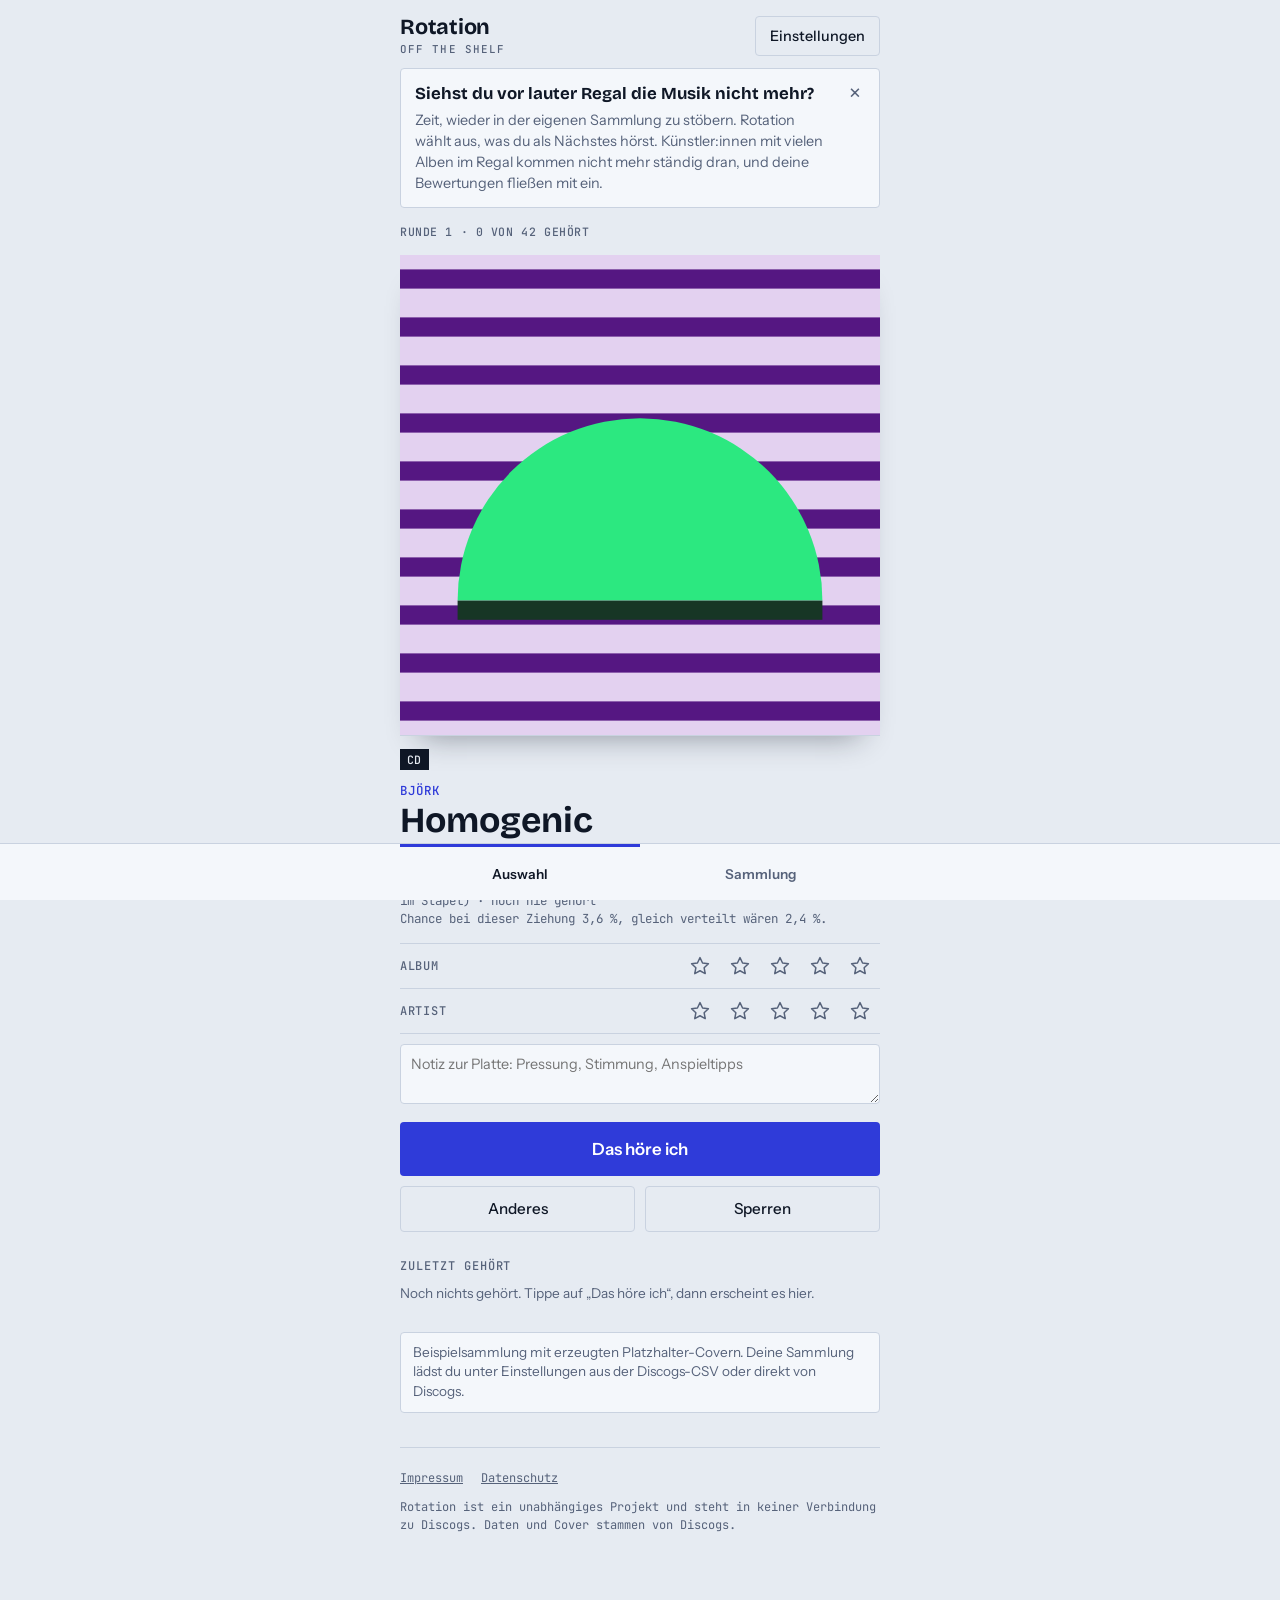
<file: index.html>
<!doctype html>
<html lang="de">
<head>
<meta charset="utf-8">
<meta name="viewport" content="width=device-width, initial-scale=1, viewport-fit=cover">
<meta name="color-scheme" content="light dark">
<title>Rotation</title>
<link rel="manifest" href="manifest.webmanifest">
<link rel="icon" type="image/svg+xml" href="icon.svg">
<link rel="apple-touch-icon" href="apple-touch-icon.png">
<meta name="theme-color" content="#E6EBF2" media="(prefers-color-scheme: light)">
<meta name="theme-color" content="#0C1220" media="(prefers-color-scheme: dark)">
<meta name="mobile-web-app-capable" content="yes">
<meta name="apple-mobile-web-app-capable" content="yes">
<meta name="apple-mobile-web-app-title" content="Rotation">
<meta name="apple-mobile-web-app-status-bar-style" content="default">
<link rel="stylesheet" href="fonts.css">
<style>
/* Layout: schmale Spalte im Handyformat. Tab "Auswahl" mit großem Cover, Tab "Sammlung" zum Bewerten, Einstellungen als Sheet von unten. Eckige Kanten wie bei Plattenhüllen. */
:root{
  --bg:#E6EBF2; --surface:#F4F7FB; --ink:#0F1726; --muted:#56627A; --line:#C9D2E0;
  --accent:#2F3BD9; --on-accent:#FFFFFF; --accent-soft:#D8DCFA; --bar:#B5BFD2;
  --scrim:rgba(15,23,38,.45); --shadow:rgba(15,23,38,.45);
  --font-display:'Bricolage Grotesque','Helvetica Neue',Arial,sans-serif;
  --font-body:'Instrument Sans',system-ui,-apple-system,'Segoe UI',sans-serif;
  --font-mono:'JetBrains Mono',ui-monospace,'SF Mono',Menlo,monospace;
  color-scheme:light;
}
@media (prefers-color-scheme: dark){
  :root:not([data-theme="light"]){
    --bg:#0C1220; --surface:#141C2E; --ink:#E7ECF6; --muted:#9AA6BF; --line:#26324A;
    --accent:#8C95FF; --on-accent:#0C1220; --accent-soft:#222A55; --bar:#3A4863;
    --scrim:rgba(0,0,0,.6); --shadow:rgba(0,0,0,.7); color-scheme:dark;
  }
}
:root[data-theme="dark"]{
  --bg:#0C1220; --surface:#141C2E; --ink:#E7ECF6; --muted:#9AA6BF; --line:#26324A;
  --accent:#8C95FF; --on-accent:#0C1220; --accent-soft:#222A55; --bar:#3A4863;
  --scrim:rgba(0,0,0,.6); --shadow:rgba(0,0,0,.7); color-scheme:dark;
}
*{box-sizing:border-box}
html{-webkit-text-size-adjust:100%}
body{
  margin:0; background:var(--bg); color:var(--ink);
  font:15px/1.45 var(--font-body);
  padding-top:max(8px,env(safe-area-inset-top,0px));
  padding-bottom:calc(84px + env(safe-area-inset-bottom,0px));
  padding-left:max(16px,env(safe-area-inset-left,0px));
  padding-right:max(16px,env(safe-area-inset-right,0px));
}
body.lock{overflow:hidden}
.app{max-width:30rem;margin:0 auto}
button{font-family:inherit;color:inherit}
:focus-visible{outline:3px solid var(--accent);outline-offset:2px}
[hidden]{display:none!important}

.top{display:flex;justify-content:space-between;align-items:center;gap:12px;padding-block:8px}
h1{font:700 1.35rem/1 var(--font-display);letter-spacing:-.01em;margin:0}
.sub{font:500 .68rem/1 var(--font-mono);letter-spacing:.1em;text-transform:uppercase;color:var(--muted);margin:5px 0 0}
.intro{position:relative;margin:4px 0 16px;padding:14px 48px 14px 14px;background:var(--surface);border:1px solid var(--line);border-radius:4px}
.intro p{margin:0;font-size:.9rem;color:var(--muted)}
.intro .introh{font:700 1.05rem/1.25 var(--font-display);color:var(--ink);margin-bottom:6px;text-wrap:balance}
.introx{position:absolute;top:2px;right:2px;width:44px;height:44px;background:none;border:0;font-size:1.4rem;line-height:1;color:var(--muted);cursor:pointer}
.legal{display:flex;flex-wrap:wrap;gap:4px 18px;margin-top:34px;padding-top:14px;border-top:1px solid var(--line);font:400 .75rem/1.5 var(--font-mono)}
.legal a{color:var(--muted);display:inline-flex;align-items:center;min-height:32px}
.legal p{flex-basis:100%;margin:0;color:var(--muted)}
.ghost{min-height:40px;padding:0 14px;background:transparent;border:1px solid var(--line);border-radius:4px;font-size:.9rem;font-weight:500;cursor:pointer}
.status{font:500 .72rem/1.4 var(--font-mono);letter-spacing:.05em;text-transform:uppercase;color:var(--muted);margin:2px 0 14px}

.sleeve{margin:0;aspect-ratio:1;max-width:100%;background:var(--surface);box-shadow:0 1px 0 var(--line),0 20px 30px -20px var(--shadow);position:relative}
.sleeve button{display:block;width:100%;height:100%;padding:0;border:0;background:none;cursor:pointer}
.sleeve img{width:100%;height:100%;display:block;object-fit:cover}
.sleeve.empty img{visibility:hidden}
.pick{min-width:0}
.notice{font:500 .75rem var(--font-mono);color:var(--accent);margin:14px 0 0}
.fmt{display:inline-block;font:500 .72rem/1 var(--font-mono);letter-spacing:.04em;padding:5px 7px;background:var(--ink);color:var(--bg);margin:14px 0 0}
.artist{font:500 .78rem var(--font-mono);letter-spacing:.08em;text-transform:uppercase;color:var(--accent);margin:12px 0 4px;overflow-wrap:anywhere}
.title{font:700 clamp(1.7rem,7vw,2.2rem)/1.05 var(--font-display);margin:0 0 8px;text-wrap:balance;overflow-wrap:anywhere}
.meta,.chance,.why{font:400 .78rem/1.5 var(--font-mono);color:var(--muted);margin:0}
.why{margin-top:6px}

.ratings{margin:14px 0 10px}
.row{display:flex;align-items:center;justify-content:space-between;gap:8px;border-top:1px solid var(--line);padding:2px 0}
.row:last-child{border-bottom:1px solid var(--line)}
.row .lab{font:500 .75rem var(--font-mono);letter-spacing:.06em;text-transform:uppercase;color:var(--muted)}
.stars{display:flex}
.star{width:40px;height:40px;display:grid;place-items:center;background:none;border:0;padding:0;cursor:pointer}
.star svg{width:22px;height:22px;fill:none;stroke:var(--muted);stroke-width:1.6;stroke-linejoin:round}
.star.on svg{fill:var(--accent);stroke:var(--accent)}
.unrated{font:400 .72rem var(--font-mono);color:var(--muted)}
.notebox{width:100%;min-height:44px;resize:vertical;margin:0 0 12px;padding:9px 10px;background:var(--surface);border:1px solid var(--line);border-radius:4px;color:var(--ink);font:400 .9rem/1.4 var(--font-body)}

.actions{display:grid;gap:10px}
.actions .two{display:grid;grid-template-columns:1fr 1fr;gap:10px}
.primary{width:100%;min-height:54px;background:var(--accent);color:var(--on-accent);border:0;border-radius:4px;font-size:1.05rem;font-weight:600;cursor:pointer}
.secondary{width:100%;min-height:46px;background:transparent;border:1px solid var(--line);border-radius:4px;font-size:.95rem;font-weight:500;cursor:pointer}
button:disabled{opacity:.55;cursor:default}

h2{font:500 .75rem var(--font-mono);letter-spacing:.08em;text-transform:uppercase;color:var(--muted);margin:26px 0 10px}
.strip{display:flex;gap:8px;overflow-x:auto;padding-bottom:6px}
.strip img{width:64px;height:64px;flex:none;display:block;object-fit:cover}
.hint{color:var(--muted);font-size:.85rem;margin:0}
.demo{margin:22px 0 0;padding:10px 12px;background:var(--surface);border:1px solid var(--line);border-radius:4px;color:var(--muted);font-size:.85rem}

/* Sammlung */
.search{width:100%;min-height:44px;padding:0 12px;background:var(--surface);border:1px solid var(--line);border-radius:4px;color:var(--ink);font:400 .95rem var(--font-body)}
.collbar{display:flex;justify-content:space-between;align-items:center;gap:10px;margin:12px 0 4px}
.collbar .stat{font:500 .72rem/1.4 var(--font-mono);letter-spacing:.05em;text-transform:uppercase;color:var(--muted)}
.seg{display:grid;grid-template-columns:1fr 1fr;border:1px solid var(--line);border-radius:4px;overflow:hidden}
.seg button{min-height:44px;background:transparent;border:0;font-size:.9rem;font-weight:500;cursor:pointer;padding:0 10px}
.seg button+button{border-left:1px solid var(--line)}
.seg button[aria-pressed="true"]{background:var(--accent);color:var(--on-accent)}
.collbar .seg{min-width:11rem}
.agroup{border-top:1px solid var(--line)}
.agroup:last-child{border-bottom:1px solid var(--line)}
.ahead{width:100%;display:flex;align-items:center;gap:10px;min-height:52px;padding:6px 0;background:none;border:0;text-align:left;cursor:pointer}
.ahead .nm{flex:1;min-width:0;font-weight:600;overflow:hidden;text-overflow:ellipsis;white-space:nowrap}
.ahead .ct,.chev{font:400 .75rem var(--font-mono);color:var(--muted);white-space:nowrap}
.ahead .rt{font:500 .75rem var(--font-mono);color:var(--accent)}
.abody{padding:0 0 10px}
.arow{display:flex;align-items:center;justify-content:space-between;gap:8px;margin-bottom:6px}
.rrow{border-top:1px solid var(--line)}
.rrow.excl .rtxt b,.rrow.excl .rtxt span{opacity:.5}
.rhead{width:100%;display:flex;align-items:center;gap:10px;padding:8px 0;background:none;border:0;text-align:left;cursor:pointer}
.rhead img{width:48px;height:48px;flex:none;display:block;object-fit:cover}
.rtxt{flex:1;min-width:0}
.rtxt b{display:block;font-weight:600;font-size:.92rem;overflow:hidden;text-overflow:ellipsis;white-space:nowrap}
.rtxt span{display:block;font:400 .72rem/1.5 var(--font-mono);color:var(--muted);overflow:hidden;text-overflow:ellipsis;white-space:nowrap}
.rdrawer{padding:0 0 12px;display:grid;gap:8px}
.rdrawer .btns{display:flex;flex-wrap:wrap;gap:8px}
.rdrawer .chip{min-height:40px}
.hl{background:var(--accent-soft)}
.more{margin-top:12px}
.empty-note{padding:28px 0;text-align:center;color:var(--muted);font-size:.9rem}

/* Tabs */
.tabs{position:fixed;left:0;right:0;bottom:0;z-index:15;background:var(--surface);border-top:1px solid var(--line);
  padding-bottom:env(safe-area-inset-bottom,0px);padding-left:max(16px,env(safe-area-inset-left,0px));padding-right:max(16px,env(safe-area-inset-right,0px))}
.tabs .in{max-width:30rem;margin:0 auto;display:grid;grid-template-columns:1fr 1fr}
.tabs button{min-height:56px;background:none;border:0;border-top:3px solid transparent;font:600 .85rem var(--font-body);color:var(--muted);cursor:pointer}
.tabs button[aria-current="page"]{color:var(--ink);border-top-color:var(--accent)}

/* Sheet */
#scrim{position:fixed;inset:0;background:var(--scrim);z-index:20}
#sheet{
  position:fixed;left:0;right:0;bottom:0;max-height:92%;overflow-y:auto;z-index:21;
  background:var(--surface);border-top:1px solid var(--line);
  padding-top:16px;padding-bottom:calc(28px + env(safe-area-inset-bottom,0px));
  padding-left:max(16px,env(safe-area-inset-left,0px));
  padding-right:max(16px,env(safe-area-inset-right,0px));
}
#sheet .inner{max-width:30rem;margin:0 auto}
.sheethead{display:flex;justify-content:space-between;align-items:center;gap:12px}
.sheethead h3{font:700 1.2rem var(--font-display);margin:0}
.group{margin-top:22px;min-width:0}
.group>h2{margin-top:0}
.slider{margin-top:16px}
.slider .l{display:flex;justify-content:space-between;gap:8px;font-weight:500}
.slider .l span:last-child{font-family:var(--font-mono);font-size:.85rem;color:var(--accent)}
.slider input{width:100%;margin:8px 0 2px;accent-color:var(--accent);min-height:28px}
.slider p,.msg{margin:0;font-size:.82rem;color:var(--muted)}
.chips{display:flex;flex-wrap:wrap;gap:8px}
.chip{min-height:40px;padding:0 12px;border:1px solid var(--line);background:transparent;border-radius:4px;font:500 .85rem var(--font-mono);cursor:pointer}
.chip[aria-pressed="true"]{border-color:var(--accent);background:var(--accent-soft)}
.legend{display:flex;flex-wrap:wrap;gap:6px 16px;font:400 .72rem var(--font-mono);color:var(--muted);margin:0 0 10px}
.legend i{display:inline-block;width:14px;height:6px;margin-right:6px;vertical-align:middle}
.bar{margin-bottom:10px}
.bar .n{display:flex;justify-content:space-between;gap:8px;font-size:.85rem}
.bar .n span:first-child{min-width:0;overflow:hidden;text-overflow:ellipsis;white-space:nowrap}
.bar .n span:last-child{font-family:var(--font-mono);font-size:.75rem;color:var(--muted);white-space:nowrap}
.bar .t{height:6px;margin-top:4px}
.bar .t b{display:block;height:100%}
.bar .t.a b{background:var(--bar)}
.bar .t.b b{background:var(--accent)}
.bar .t.b{margin-top:2px}
.field{width:100%;min-height:44px;padding:0 12px;background:var(--bg);border:1px solid var(--line);border-radius:4px;color:var(--ink);font:400 .95rem var(--font-body)}
.btn{display:flex;align-items:center;justify-content:center;min-height:48px;width:100%;border:1px solid var(--accent);color:var(--accent);border-radius:4px;font-weight:600;cursor:pointer;background:transparent;font-size:.95rem}
.btn:focus-within{outline:3px solid var(--accent);outline-offset:2px}
.sr{position:absolute;width:1px;height:1px;overflow:hidden;clip:rect(0 0 0 0);white-space:nowrap}
.stack{display:grid;gap:10px}
.prog{height:6px;background:var(--line)}
.prog b{display:block;height:100%;width:0;background:var(--accent);transition:width .3s}
.sel{width:100%;min-height:44px;padding:0 10px;background:var(--bg);border:1px solid var(--line);border-radius:4px;color:var(--ink);font:400 .95rem var(--font-body)}
.lbl{display:block;font-weight:500;margin-bottom:6px}
@media (prefers-reduced-motion: reduce){*{animation:none!important;transition:none!important}}
</style>
</head>
<body>
<div class="app">
  <header class="top">
    <div><h1>Rotation</h1><p class="sub">Off the Shelf</p></div>
    <button class="ghost" data-act="open-settings" type="button">Einstellungen</button>
  </header>

  <div id="v-pick">
    <aside class="intro" id="intro" hidden>
      <button type="button" class="introx" data-act="intro-close" aria-label="Einführung schließen">×</button>
      <p class="introh">Siehst du vor lauter Regal die Musik nicht mehr?</p>
      <p>Zeit, wieder in der eigenen Sammlung zu stöbern. Rotation wählt aus, was du als Nächstes hörst. Künstler:innen mit vielen Alben im Regal kommen nicht mehr ständig dran, und deine Bewertungen fließen mit ein.</p>
    </aside>
    <p class="status" id="status"></p>
    <figure class="sleeve" id="sleeve"><button type="button" data-act="cover-jump" id="coverBtn" aria-label="In der Sammlung öffnen"><img id="cover" alt=""></button></figure>
    <div class="pick" id="pick" aria-live="polite"></div>
    <div class="ratings" id="ratings"></div>
    <textarea class="notebox" id="curNote" rows="2" placeholder="Notiz zur Platte: Pressung, Stimmung, Anspieltipps" hidden></textarea>
    <div class="actions">
      <button class="primary" id="primary" type="button" data-act="primary">Ziehen</button>
      <div class="two" id="two">
        <button class="secondary" type="button" data-act="skip">Anderes</button>
        <button class="secondary" type="button" data-act="exclude">Sperren</button>
      </div>
    </div>
    <section>
      <h2>Zuletzt gehört</h2>
      <div class="strip" id="hist"></div>
    </section>
    <p class="demo" id="demo" hidden>Beispielsammlung mit erzeugten Platzhalter-Covern. Deine Sammlung lädst du unter Einstellungen aus der Discogs-CSV oder direkt von Discogs.</p>
  </div>

  <div id="v-coll" hidden>
    <h2 style="margin-top:12px">Sammlung</h2>
    <input class="search" id="q" type="search" placeholder="Artist, Titel, Label oder Notiz suchen" autocomplete="off">
    <div class="collbar">
      <span class="stat" id="collStat"></span>
      <div class="seg" role="group" aria-label="Ansicht">
        <button type="button" data-act="group" data-g="artist" aria-pressed="true">Artists</button>
        <button type="button" data-act="group" data-g="flat" aria-pressed="false">Liste</button>
      </div>
    </div>
    <div id="collList"></div>
  </div>
  <footer class="legal"><a href="impressum.html">Impressum</a><a href="datenschutz.html">Datenschutz</a><p>Rotation ist ein unabhängiges Projekt und steht in keiner Verbindung zu Discogs. Daten und Cover stammen von Discogs.</p></footer>
</div>

<nav class="tabs" aria-label="Bereiche"><div class="in">
  <button type="button" data-act="tab" data-t="pick" aria-current="page">Auswahl</button>
  <button type="button" data-act="tab" data-t="coll">Sammlung</button>
</div></nav>

<div id="scrim" hidden></div>
<section id="sheet" role="dialog" aria-modal="true" aria-labelledby="sheetTitle" hidden>
  <div class="inner">
    <div class="sheethead">
      <h3 id="sheetTitle">Einstellungen</h3>
      <button class="ghost" id="closeSettings" type="button" data-act="close-settings">Fertig</button>
    </div>

    <div class="group">
      <h2>Auswahl</h2>
      <div class="seg" role="group" aria-label="Modus">
        <button type="button" data-act="mode" data-mode="pile" aria-pressed="true">Stapel, jeder einmal</button>
        <button type="button" data-act="mode" data-mode="repeat" aria-pressed="false">Mit Wiederholung</button>
      </div>
      <div class="slider">
        <div class="l"><label for="balance">Artist-Ausgleich</label><span id="balanceV"></span></div>
        <input type="range" id="balance" min="0" max="100" step="5">
        <p>Bei 100 % hat jeder Artist dieselbe Chance, egal wie viele Tonträger er im Regal hat.</p>
      </div>
      <div class="slider">
        <div class="l"><label for="rating">Einfluss der Bewertungen</label><span id="ratingV"></span></div>
        <input type="range" id="rating" min="0" max="100" step="5">
        <p>Unbewertet zählt wie 3 Sterne.</p>
      </div>
      <div class="slider">
        <div class="l"><label for="stale">Lange nicht gehört bevorzugen</label><span id="staleV"></span></div>
        <input type="range" id="stale" min="0" max="100" step="5">
        <p>Was noch nie oder lange nicht lief, bekommt mehr Gewicht.</p>
      </div>
      <p class="msg chips" style="margin-top:12px"><button class="chip" type="button" data-act="reset-pile">Stapel neu mischen</button><button class="chip" type="button" data-act="intro-open">Einführung anzeigen</button></p>
    </div>

    <div class="group">
      <h2>Was kommt in den Topf</h2>
      <div class="chips" id="chips"></div>
      <div class="stack" style="margin-top:14px">
        <div>
          <label class="lbl" for="decade">Jahrzehnt</label>
          <select class="sel" id="decade">
            <option value="all">Alle Jahre</option>
            <option value="0">vor 1980</option>
            <option value="1980">1980er</option>
            <option value="1990">1990er</option>
            <option value="2000">2000er</option>
            <option value="2010">2010er</option>
            <option value="2020">2020er</option>
          </select>
        </div>
        <div>
          <label class="lbl" for="poolq">Nur Artist oder Titel mit</label>
          <input class="field" id="poolq" type="search" placeholder="zum Beispiel Amenra" autocomplete="off">
        </div>
      </div>
    </div>

    <div class="group">
      <h2>So verteilt sich die Chance</h2>
      <p class="legend"><span><i style="background:var(--bar)"></i>Anteil im Topf</span><span><i style="background:var(--accent)"></i>Chance je Ziehung</span></p>
      <div id="bars"></div>
    </div>

    <div class="group">
      <h2>Sammlung laden</h2>
      <div class="stack">
        <label class="btn" for="csv">Discogs-CSV importieren<input class="sr" type="file" id="csv" accept=".csv,text/csv"></label>
        <p class="msg" id="importMsg">Bewertungen, Notizen, Hörverlauf und gesperrte Platten bleiben beim erneuten Import erhalten.</p>
      </div>
      <div class="stack" style="margin-top:18px">
        <label class="lbl" for="duser">Discogs-Benutzername</label>
        <input class="field" id="duser" type="text" autocomplete="off" autocapitalize="off" spellcheck="false">
        <label class="lbl" for="dtoken">Persönlicher Token</label>
        <input class="field" id="dtoken" type="password" autocomplete="off" placeholder="Discogs, Einstellungen, Entwickler">
        <p class="msg">Mit Token liefert Discogs Cover-Bilder. Der Token bleibt in diesem Browser.</p>
        <button class="btn" id="syncBtn" type="button" data-act="sync">Von Discogs laden</button>
        <button class="secondary" id="syncStop" type="button" data-act="sync-stop" hidden>Stopp</button>
        <div class="prog" id="syncProgWrap" hidden><b id="syncProg"></b></div>
        <p class="msg" id="syncMsg"></p>
      </div>
    </div>

    <div class="group">
      <h2>Daten</h2>
      <div class="stack">
        <button class="secondary" type="button" data-act="export">Backup als Datei speichern</button>
        <label class="btn" for="restore" style="border-color:var(--line);color:var(--ink);font-weight:500">Backup einspielen<input class="sr" type="file" id="restore" accept=".json,application/json"></label>
        <button class="secondary" type="button" data-act="wipe-hist" id="wipeHist">Verlauf und Sperren zurücksetzen</button>
        <button class="secondary" type="button" data-act="wipe-all" id="wipeAll">Alles zurücksetzen und Demo laden</button>
        <p class="msg" id="dataMsg"></p>
      </div>
    </div>
  </div>
</section>

<script>
(function(){
'use strict';
var LS='plattenzufall-v2', LST='plattenzufall-token', LSU='plattenzufall-user', LSI='rotation-intro-closed';
var CATS=['Vinyl','CD','Kassette','Andere'];
var DEMO=[
['Bob Dylan','Highway 61 Revisited',1965,'LP, Album'],['Bob Dylan','Bringing It All Back Home',1965,'LP, Album'],['Bob Dylan','Blonde on Blonde',1966,'2xLP, Album'],
['Bob Dylan','Nashville Skyline',1969,'LP, Album'],['Bob Dylan','Blood on the Tracks',1975,'LP, Album'],['Bob Dylan','Desire',1976,'LP, Album'],
['Bob Dylan','Oh Mercy',1989,'CD, Album'],['Bob Dylan','Time Out of Mind',1997,'CD, Album'],
['Miles Davis','Milestones',1958,'LP, Album'],['Miles Davis','Kind of Blue',1959,'LP, Album'],['Miles Davis','Sketches of Spain',1960,'LP, Album'],
['Miles Davis','In a Silent Way',1969,'LP, Album'],['Miles Davis','Bitches Brew',1970,'2xLP, Album'],
['Radiohead','The Bends',1995,'CD, Album'],['Radiohead','OK Computer',1997,'2xLP, Album'],['Radiohead','Kid A',2000,'2xLP, Album'],['Radiohead','In Rainbows',2007,'2xLP, Album'],
['Nick Cave & The Bad Seeds','Let Love In',1994,'CD, Album'],['Nick Cave & The Bad Seeds','The Boatman’s Call',1997,'LP, Album'],
['Nick Cave & The Bad Seeds','Skeleton Tree',2016,'LP, Album'],['Nick Cave & The Bad Seeds','Ghosteen',2019,'2xLP, Album'],
['Joni Mitchell','Blue',1971,'LP, Album'],['Nina Simone','Pastel Blues',1965,'LP, Album'],['Kraftwerk','Trans-Europa Express',1977,'LP, Album'],
['Can','Tago Mago',1971,'2xLP, Album'],['Portishead','Dummy',1994,'CD, Album'],['Patti Smith','Horses',1975,'LP, Album'],
['Talk Talk','Spirit of Eden',1988,'LP, Album'],['Sigur Rós','Ágætis byrjun',1999,'CD, Album'],
['Leonard Cohen','Songs of Love and Hate',1971,'LP, Album'],['Tom Waits','Rain Dogs',1985,'LP, Album'],['Björk','Homogenic',1997,'CD, Album'],
['Cat Power','Moon Pix',1998,'LP, Album'],['Element of Crime','Weißes Papier',1993,'Cass, Album'],['Tocotronic','Kapitulation',2007,'CD, Album'],
['Ton Steine Scherben','Keine Macht für Niemand',1972,'LP, Album'],['Gillian Welch','Time (The Revelator)',2001,'CD, Album'],
['Nick Drake','Pink Moon',1972,'LP, Album'],['John Coltrane','A Love Supreme',1965,'LP, Album'],['Bill Evans Trio','Portrait in Jazz',1960,'LP, Album'],
['Pole','Alles Gute / Alles Klar',2008,'12"'],['Mattachine x Mikau','Eject Modernity, Erase Tradition',2023,'7", EP']
];
var STAR='<svg viewBox="0 0 24 24" aria-hidden="true"><path d="M12 2.8l2.8 5.9 6.4.8-4.7 4.4 1.2 6.4L12 17.2l-5.7 3.1 1.2-6.4-4.7-4.4 6.4-.8z"/></svg>';
var reduced=window.matchMedia&&matchMedia('(prefers-reduced-motion: reduce)').matches;

function defaults(){return{
  recs:[],demo:true,
  settings:{mode:'pile',balance:70,rating:50,stale:40,formats:{Vinyl:true,CD:true,Kassette:true,Andere:true},decade:'all',q:'',group:'artist'},
  artistRatings:{},pile:[],skipped:[],log:[],round:1,cur:null,committed:false,chance:null,why:'',notice:''
};}
var S=defaults(), byId=new Map(), covers={};
var ui={tab:'pick',openA:{},openR:{},flat:60,q:'',hl:null};

function $(id){return document.getElementById(id)}
function esc(s){return String(s==null?'':s).replace(/[&<>"']/g,function(c){return{'&':'&amp;','<':'&lt;','>':'&gt;','"':'&quot;',"'":'&#39;'}[c]})}
function pct(x){return (x*100).toLocaleString('de-DE',{maximumFractionDigits:x<0.1?1:0})+' %'}
function sum(a){return a.reduce(function(x,y){return x+y},0)}
function tget(k){try{return localStorage.getItem(k)||''}catch(e){return ''}}
function tset(k,v){try{if(v)localStorage.setItem(k,v);else localStorage.removeItem(k)}catch(e){}}

/* ---------- Format ---------- */
function fmtParse(str){
  var s=String(str||''),sizes=[],m,re=/(\d+)"/g,qty=0,cat,other='';
  while((m=re.exec(s))){if(sizes.indexOf(+m[1])<0)sizes.push(+m[1])}
  if((/\blp\b/i.test(s)||/\dxlp/i.test(s))&&sizes.indexOf(12)<0)sizes.push(12);
  if(/^\s*box\b/i.test(s)){cat='Andere';other='Box'}
  else if(sizes.length||/\bflexi\b|\bvinyl\b/i.test(s)){cat='Vinyl'}
  else if(/cass/i.test(s)){cat='Kassette'}
  else if(/cd/i.test(s)){cat='CD'}
  else if(/file|flac|mp3/i.test(s)){cat='Andere';other='Digital'}
  else{cat='Andere';other=/dvd/i.test(s)?'DVD':'Sonstiges'}
  var media=cat==='Vinyl'?/^\s*(\d+x)?(lp|\d+")/i:cat==='Kassette'?/^\s*(\d+x)?cass/i:cat==='CD'?/^\s*(\d+x)?cd/i:null;
  if(media)s.split(' + ').forEach(function(seg){if(media.test(seg)){var q=/^\s*(\d+)x/.exec(seg);qty+=q?+q[1]:1}});
  sizes.sort(function(a,b){return b-a});
  return{cat:cat,sizes:sizes,qty:qty||1,other:other};
}
function fmtLabel(f){
  var b;
  if(f.cat==='Vinyl') b='Vinyl'+(f.sizes.length?' '+f.sizes.join('″/')+'″':'');
  else if(f.cat==='Andere') b=f.other||'Sonstiges';
  else b=f.cat;
  return (f.qty>1&&f.cat!=='Andere'?f.qty+'× ':'')+b;
}
function cleanArtist(a){return String(a||'').replace(/\s\(\d+\)/g,'').replace(/\*$/,'').trim()}
function akeyOf(a){return a.toLowerCase()}

/* ---------- Speicher ---------- */
function save(){
  try{localStorage.setItem(LS,JSON.stringify({recs:S.recs,demo:S.demo,settings:S.settings,artistRatings:S.artistRatings,pile:S.pile,skipped:S.skipped,log:S.log,round:S.round,cur:S.cur,committed:S.committed,chance:S.chance,why:S.why}))}catch(e){}
}
function load(){
  try{
    var raw=localStorage.getItem(LS);if(!raw)return false;
    var o=JSON.parse(raw);if(!o||!Array.isArray(o.recs)||!o.recs.length)return false;
    ['recs','demo','artistRatings','pile','skipped','log','round','cur','committed','chance','why'].forEach(function(k){if(o[k]!==undefined)S[k]=o[k]});
    if(o.settings){S.settings=Object.assign(S.settings,o.settings);S.settings.formats=Object.assign({Vinyl:true,CD:true,Kassette:true,Andere:true},o.settings.formats||{})}
    return true;
  }catch(e){return false}
}
function index(){byId=new Map();S.recs.forEach(function(r){byId.set(r.id,r)})}
function demoRecs(){
  return DEMO.map(function(d,i){var a=cleanArtist(d[0]);return mkRec('demo-'+i,a,d[1],d[2],d[3],'','')});
}
function mkRec(id,artist,title,year,fmtStr,label,note){
  return{id:id,artist:artist,akey:akeyOf(artist),title:title,year:year||0,label:label||'',fmt:fmtParse(fmtStr),note:note||'',noteEdited:false,rating:0,plays:[],excluded:false,cover:'',copies:1};
}
function loadDemo(){
  S=defaults();S.recs=demoRecs();S.demo=true;index();save();
}

/* ---------- Cover ---------- */
function rng(seed){var h=2166136261;for(var i=0;i<seed.length;i++){h^=seed.charCodeAt(i);h=Math.imul(h,16777619)}var a=h>>>0;return function(){a|=0;a=a+0x6D2B79F5|0;var t=Math.imul(a^a>>>15,1|a);t=t+Math.imul(t^t>>>7,61|t)^t;return((t^t>>>14)>>>0)/4294967296}}
function gen(seed){
  if(covers[seed])return covers[seed];
  var R=rng(seed),h=Math.round(R()*360),h2=Math.round((h+110+R()*140)%360),light=R()>.5;
  var c0='hsl('+h+' '+Math.round(30+R()*30)+'% '+(light?88:20)+'%)';
  var c1='hsl('+h+' '+Math.round(50+R()*30)+'% '+(light?30:62)+'%)';
  var c2='hsl('+h2+' '+Math.round(55+R()*30)+'% '+Math.round(45+R()*15)+'%)';
  var c3='hsl('+h2+' 40% '+(light?15:92)+'%)';
  var p=Math.floor(R()*6),s='<rect width="100" height="100" fill="'+c0+'"/>',i;
  if(p===0){var cx=30+R()*40,cy=30+R()*40,cs=[c1,c3,c2,c0,c1,c2];for(i=0;i<6;i++)s+='<circle cx="'+cx.toFixed(1)+'" cy="'+cy.toFixed(1)+'" r="'+(70-i*11)+'" fill="'+cs[i]+'"/>'}
  else if(p===1){for(i=0;i<10;i++)s+='<rect y="'+(i*10+3)+'" width="100" height="4" fill="'+c1+'"/>';s+='<path d="M12 72A38 38 0 0 1 88 72Z" fill="'+c2+'"/><rect x="12" y="72" width="76" height="4" fill="'+c3+'"/>'}
  else if(p===2){for(var y=0;y<4;y++)for(var x=0;x<4;x++){var k=Math.floor(R()*4),X=x*25,Y=y*25;if(k===0)s+='<rect x="'+X+'" y="'+Y+'" width="25" height="25" fill="'+c1+'"/>';else if(k===1)s+='<circle cx="'+(X+12.5)+'" cy="'+(Y+12.5)+'" r="10" fill="'+c2+'"/>';else if(k===2)s+='<rect x="'+(X+6)+'" y="'+(Y+6)+'" width="13" height="13" fill="'+c3+'"/>'}}
  else if(p===3){s+='<g transform="rotate('+Math.round(-45+R()*90)+' 50 50)">';for(i=-2;i<8;i++)s+='<rect x="'+(i*16)+'" y="-40" width="8" height="180" fill="'+c1+'"/>';s+='</g><circle cx="'+(35+R()*30).toFixed(1)+'" cy="'+(35+R()*30).toFixed(1)+'" r="'+(18+R()*10).toFixed(1)+'" fill="'+c2+'"/>'}
  else if(p===4){var qc=[c1,c2,c3,c1];for(var q=0;q<4;q++){var qx=(q%2)*50,qy=Math.floor(q/2)*50,kk=Math.floor(R()*4);s+='<g transform="rotate('+(kk*90)+' '+(qx+25)+' '+(qy+25)+')"><path d="M'+qx+' '+qy+'L'+(qx+50)+' '+qy+'A50 50 0 0 1 '+qx+' '+(qy+50)+'Z" fill="'+qc[q]+'"/></g>'}}
  else{var bc=[c1,c2,c3];for(i=0;i<7;i++){var w=20+R()*70;s+='<rect x="'+(R()*(100-w)).toFixed(1)+'" y="'+(8+i*13)+'" width="'+w.toFixed(1)+'" height="8" fill="'+bc[i%3]+'"/>'}}
  var uri='data:image/svg+xml;utf8,'+encodeURIComponent('<svg xmlns="http://www.w3.org/2000/svg" viewBox="0 0 100 100" preserveAspectRatio="xMidYMid slice">'+s+'</svg>');
  covers[seed]=uri;return uri;
}
function genOf(r){return gen(r.artist+'|'+r.title)}
function coverOf(r){return r.cover||genOf(r)}
document.addEventListener('error',function(e){
  var t=e.target;
  if(t&&t.tagName==='IMG'&&t.dataset.rid&&!t.dataset.fb){
    var r=byId.get(t.dataset.rid);t.dataset.fb='1';
    if(r){r.cover='';t.src=genOf(r)}
  }
},true);
function imgTag(r,extra){return '<img src="'+esc(coverOf(r))+'" data-rid="'+esc(r.id)+'" alt="" '+(extra||'')+'>'}

/* ---------- Auswahl ---------- */
function inDecade(r){
  var d=S.settings.decade;if(d==='all')return true;
  if(!r.year)return false;
  if(d==='0')return r.year<1980;
  var n=+d;return r.year>=n&&r.year<n+10;
}
function activePool(){
  var f=S.settings.formats,q=S.settings.q.trim().toLowerCase();
  return S.recs.filter(function(r){
    if(r.excluded||!f[r.fmt.cat]||!inDecade(r))return false;
    if(q&&(r.artist+' '+r.title).toLowerCase().indexOf(q)<0)return false;
    return true;
  });
}
function candidates(){
  var pool=activePool();
  if(S.settings.mode==='pile'){var p=new Set(S.pile);pool=pool.filter(function(r){return !p.has(r.id)})}
  return pool;
}
function lastPlay(r){return r.plays.length?r.plays[r.plays.length-1]:0}
function weights(set){
  var s=S.settings,k=s.rating/100,b=s.balance/100,st=s.stale/100,now=Date.now(),cnt={};
  set.forEach(function(r){cnt[r.akey]=(cnt[r.akey]||0)+1});
  return set.map(function(r){
    var ra=r.rating||3,rr=S.artistRatings[r.akey]||3,lp=lastPlay(r),days=lp?Math.min(365,(now-lp)/864e5):365;
    return Math.exp(k*0.7*(ra-3))*Math.exp(k*0.5*(rr-3))*Math.pow(cnt[r.akey],-b)*(1+st*4*days/365);
  });
}
function pickW(w){var x=Math.random()*sum(w);for(var i=0;i<w.length;i++){x-=w[i];if(x<=0)return i}return w.length-1}
function reasonFor(r,set){
  var s=S.settings,out=[],n=set.filter(function(x){return x.akey===r.akey}).length;
  if(s.mode==='pile')out.push('Stapel, noch '+set.length+' offen');
  if(s.balance>=50)out.push(n>1?'Artist-Ausgleich ('+n+' von '+r.artist+')':'Artist-Ausgleich (einziges Album des Artists im Stapel)');
  if(s.rating>=25){var ar=S.artistRatings[r.akey];if(r.rating||ar)out.push((r.rating?'Album '+r.rating+'★':'Album unbewertet')+(ar?', Artist '+ar+'★':''))}
  if(s.stale>=25)out.push(r.plays.length?'zuletzt vor '+Math.max(1,Math.round((Date.now()-lastPlay(r))/864e5))+' Tagen':'noch nie gehört');
  return out.join(' · ')||'reiner Zufall';
}
function drawNext(animate){
  S.notice='';
  var pool=candidates();
  if(S.settings.mode==='pile'&&!pool.length&&activePool().length){S.pile=[];S.skipped=[];S.round=(S.round||1)+1;pool=candidates();S.notice='Runde '+S.round+' beginnt: alle waren einmal dran.'}
  if(!pool.length){S.cur=null;S.committed=false;S.chance=null;S.why='';save();render();return}
  var skip=new Set(S.skipped);
  var set=pool.filter(function(r){return r.id!==S.cur&&!skip.has(r.id)});
  if(!set.length){S.skipped=[];set=pool.filter(function(r){return r.id!==S.cur})}
  if(!set.length)set=pool;
  var w=weights(set),i=pickW(w),r=set[i];
  S.chance={p:w[i]/sum(w),eq:1/set.length};
  S.why=reasonFor(r,set);
  S.cur=r.id;S.committed=false;save();
  fetchCoverFor(r);
  if(animate&&!reduced)spin();else render();
}
var spinning=false;
function spin(){
  spinning=true;render();
  var n=0,t=setInterval(function(){
    var r=S.recs[Math.floor(Math.random()*S.recs.length)];
    $('cover').src=coverOf(r);
    if(++n>=9){clearInterval(t);spinning=false;render()}
  },65);
}
function commit(){
  var r=byId.get(S.cur);if(!r)return;
  r.plays.push(Date.now());
  S.log.push({k:r.id,t:Date.now()});if(S.log.length>200)S.log=S.log.slice(-200);
  if(S.pile.indexOf(r.id)<0)S.pile.push(r.id);
  S.committed=true;save();render();
}
function skipCur(){
  if(S.cur&&S.skipped.indexOf(S.cur)<0)S.skipped.push(S.cur);
  drawNext(true);
}
function excludeCur(){
  var r=byId.get(S.cur);if(!r)return;
  r.excluded=true;S.cur=null;save();drawNext(true);
}

/* ---------- Discogs: einzelnes Cover nachladen ---------- */
var coverBusy={};
function fetchCoverFor(r){
  var token=tget(LST);
  if(!token||r.cover||S.demo||/^x-/.test(r.id)||coverBusy[r.id])return;
  coverBusy[r.id]=1;
  fetch('https://api.discogs.com/releases/'+encodeURIComponent(r.id)+'?token='+encodeURIComponent(token),{headers:{Accept:'application/json'}})
  .then(function(res){if(!res.ok)throw 0;return res.json()})
  .then(function(d){
    var im=(d.images||[]).filter(function(x){return x.type==='primary'})[0]||(d.images||[])[0];
    var u=im&&(im.uri||im.uri150)||d.thumb||'';
    if(u){r.cover=u;save();if(S.cur===r.id)render();if(ui.tab==='coll')renderColl()}
  }).catch(function(){}).then(function(){delete coverBusy[r.id]});
}

/* ---------- Anzeige: Auswahl ---------- */
function starsHtml(val,attrs){
  var h='';
  for(var n=1;n<=5;n++)h+='<button type="button" class="star'+(n<=val?' on':'')+'" '+attrs+' data-n="'+n+'" aria-label="'+n+' von 5 Sternen" aria-pressed="'+(n===val)+'">'+STAR+'</button>';
  return h;
}
function render(){
  var r=S.cur?byId.get(S.cur):null;
  var img=$('cover'),sl=$('sleeve'),pick=$('pick');
  $('demo').hidden=!S.demo;
  var act=activePool().length;
  $('status').textContent=S.settings.mode==='pile'
    ?'Runde '+(S.round||1)+' · '+(act-candidates().length)+' von '+act+' gehört'
    :'Mit Wiederholung · '+act+' Träger im Topf';
  if(!r){
    sl.classList.add('empty');img.removeAttribute('src');img.alt='';$('coverBtn').disabled=true;
    pick.innerHTML='<p class="artist">Nichts im Topf</p><p class="title">Kein Träger passt</p><p class="meta">Prüfe in den Einstellungen Formate, Jahrzehnt und Suche.</p>';
    $('ratings').innerHTML='';$('curNote').hidden=true;
    $('primary').textContent='Ziehen';$('primary').disabled=!act;$('two').hidden=true;
  }else{
    sl.classList.remove('empty');$('coverBtn').disabled=false;
    if(!spinning){img.dataset.rid=r.id;img.removeAttribute('data-fb');img.src=coverOf(r)}
    img.alt=r.artist+' – '+r.title;
    var n=S.recs.filter(function(x){return x.akey===r.akey}).length;
    var h='';
    if(S.notice)h+='<p class="notice">'+esc(S.notice)+'</p>';
    h+='<span class="fmt">'+esc(fmtLabel(r.fmt))+(r.copies>1?' · '+r.copies+' Exemplare':'')+'</span>';
    h+='<p class="artist">'+esc(r.artist)+'</p><p class="title">'+esc(r.title)+'</p>';
    h+='<p class="meta">'+(r.year?r.year+' · ':'')+(r.label?esc(r.label.split(', ')[0])+' · ':'')+n+' '+(n===1?'Träger':'Träger')+' von diesem Artist im Regal</p>';
    if(!spinning){
      if(S.why)h+='<p class="why">'+esc(S.why)+'</p>';
      if(S.chance)h+='<p class="chance">Chance bei dieser Ziehung '+pct(S.chance.p)+', gleich verteilt wären '+pct(S.chance.eq)+'.</p>';
    }
    pick.innerHTML=h;
    renderRatings(r);
    var nb=$('curNote');nb.hidden=false;if(document.activeElement!==nb)nb.value=r.note||'';
    $('primary').disabled=spinning;
    if(S.committed){$('primary').textContent='Nächste Auswahl';$('two').hidden=true}
    else{$('primary').textContent='Das höre ich';$('two').hidden=false}
  }
  renderHist();
}
function renderRatings(r){
  r=r||byId.get(S.cur);if(!r){$('ratings').innerHTML='';return}
  var ar=S.artistRatings[r.akey]||0;
  $('ratings').innerHTML=
    '<div class="row"><span class="lab">Album</span><div class="stars">'+starsHtml(r.rating||0,'data-act="rate-album" data-id="'+esc(r.id)+'"')+'</div></div>'+
    '<div class="row"><span class="lab">Artist</span><div class="stars">'+starsHtml(ar,'data-act="rate-artist" data-k="'+esc(r.akey)+'"')+'</div></div>';
}
function renderHist(){
  var out='';
  S.log.slice(-12).reverse().forEach(function(e){var r=byId.get(e.k);if(r)out+=imgTag(r,'title="'+esc(r.artist+' – '+r.title)+'"').replace('alt=""','alt="'+esc(r.artist+' – '+r.title)+'"')});
  $('hist').innerHTML=out||'<p class="hint">Noch nichts gehört. Tippe auf „Das höre ich“, dann erscheint es hier.</p>';
}

/* ---------- Anzeige: Sammlung ---------- */
function setRating(map,key,n){if(map[key]===n)delete map[key];else map[key]=n}
function recMeta(r){
  var m=[fmtLabel(r.fmt)];
  if(r.year)m.push(r.year);
  if(r.plays.length)m.push(r.plays.length+'× gehört');
  if(r.excluded)m.push('gesperrt');
  if(r.rating)m.push(r.rating+'★');
  if(r.note)m.push('Notiz');
  return m.join(' · ');
}
function recRow(r){
  var open=!!ui.openR[r.id];
  var h='<div class="rrow'+(r.excluded?' excl':'')+(ui.hl===r.id?' hl':'')+'" id="rr-'+esc(r.id)+'">';
  h+='<button type="button" class="rhead" data-act="toggle-rec" data-id="'+esc(r.id)+'" aria-expanded="'+open+'">'+imgTag(r,'loading="lazy"')+'<span class="rtxt"><b>'+esc(r.title)+'</b><span>'+esc(recMeta(r))+'</span></span><span class="chev">'+(open?'▴':'▾')+'</span></button>';
  if(open){
    h+='<div class="rdrawer">';
    h+='<div class="row"><span class="lab">Album</span><div class="stars">'+starsHtml(r.rating||0,'data-act="rate-album" data-id="'+esc(r.id)+'"')+'</div></div>';
    h+='<textarea class="notebox" rows="2" data-act="note" data-id="'+esc(r.id)+'" placeholder="Notiz zur Platte" style="margin:0">'+esc(r.note||'')+'</textarea>';
    h+='<div class="btns"><button type="button" class="chip" data-act="excl-toggle" data-id="'+esc(r.id)+'">'+(r.excluded?'Wieder aktivieren':'Sperren')+'</button>';
    var inPile=S.pile.indexOf(r.id)>-1;
    h+='<button type="button" class="chip" data-act="pile-toggle" data-id="'+esc(r.id)+'">'+(inPile?'Im Stapel wieder offen':'Im Stapel als gehört')+'</button></div>';
    h+='</div>';
  }
  return h+'</div>';
}
function renderColl(){
  var q=ui.q.trim().toLowerCase(),list=S.recs;
  if(q)list=list.filter(function(r){return (r.artist+' '+r.title+' '+r.label+' '+r.note).toLowerCase().indexOf(q)>-1});
  var artists={};S.recs.forEach(function(r){artists[r.akey]=1});
  var played=S.recs.filter(function(r){return r.plays.length}).length;
  $('collStat').textContent=S.recs.length+' Träger · '+Object.keys(artists).length+' Artists · '+played+' gehört';
  document.querySelectorAll('[data-act="group"]').forEach(function(b){b.setAttribute('aria-pressed',String(b.dataset.g===S.settings.group))});
  var el=$('collList');
  if(!list.length){el.innerHTML='<p class="empty-note">Keine Treffer.</p>';return}
  var h='';
  if(S.settings.group==='artist'){
    var groups={};
    list.forEach(function(r){(groups[r.akey]=groups[r.akey]||{name:r.artist,items:[]}).items.push(r)});
    var keys=Object.keys(groups).sort(function(a,b){return groups[a].name.localeCompare(groups[b].name,'de')});
    var auto=q&&keys.length<=8;
    keys.forEach(function(k){
      var g=groups[k],open=!!ui.openA[k]||auto,ar=S.artistRatings[k]||0;
      g.items.sort(function(a,b){return (a.year||9999)-(b.year||9999)||a.title.localeCompare(b.title,'de')});
      h+='<div class="agroup"><button type="button" class="ahead" data-act="toggle-artist" data-k="'+esc(k)+'" aria-expanded="'+open+'"><span class="nm">'+esc(g.name)+'</span>'+(ar?'<span class="rt">'+ar+'★</span>':'')+'<span class="ct">'+g.items.length+'</span><span class="chev">'+(open?'▴':'▾')+'</span></button>';
      if(open){
        h+='<div class="abody"><div class="arow"><span class="lab" style="font:500 .75rem var(--font-mono);letter-spacing:.06em;text-transform:uppercase;color:var(--muted)">Artist</span><div class="stars">'+starsHtml(ar,'data-act="rate-artist" data-k="'+esc(k)+'"')+'</div></div>';
        h+=g.items.map(recRow).join('')+'</div>';
      }
      h+='</div>';
    });
  }else{
    var sorted=list.slice().sort(function(a,b){return a.artist.localeCompare(b.artist,'de')||(a.year||9999)-(b.year||9999)});
    sorted.slice(0,ui.flat).forEach(function(r){h+='<div class="agroup" style="padding:2px 0"><div class="rtxt" style="padding-top:6px"><span style="font:500 .72rem var(--font-mono);letter-spacing:.06em;text-transform:uppercase;color:var(--accent)">'+esc(r.artist)+'</span></div>'+recRow(r)+'</div>'});
    if(sorted.length>ui.flat)h+='<button type="button" class="secondary more" data-act="more">Mehr anzeigen ('+(sorted.length-ui.flat)+' weitere)</button>';
  }
  el.innerHTML=h;
}
function showTab(t){
  ui.tab=t;
  $('v-pick').hidden=t!=='pick';$('v-coll').hidden=t!=='coll';
  document.querySelectorAll('[data-act="tab"]').forEach(function(b){if(b.dataset.t===t)b.setAttribute('aria-current','page');else b.removeAttribute('aria-current')});
  if(t==='coll')renderColl();else render();
  window.scrollTo(0,0);
}
function jumpToCur(){
  var r=byId.get(S.cur);if(!r)return;
  ui.q='';$('q').value='';ui.openA[r.akey]=true;ui.openR[r.id]=true;ui.hl=r.id;
  if(S.settings.group==='flat'){S.settings.group='artist'}
  showTab('coll');
  var el=document.getElementById('rr-'+r.id);
  if(el)el.scrollIntoView({block:'center'});
  setTimeout(function(){ui.hl=null;var e2=document.getElementById('rr-'+r.id);if(e2)e2.classList.remove('hl')},1800);
}

/* ---------- Einstellungen ---------- */
function renderSettings(){
  var s=S.settings;
  document.querySelectorAll('[data-act="mode"]').forEach(function(b){b.setAttribute('aria-pressed',String(b.dataset.mode===s.mode))});
  ['balance','rating','stale'].forEach(function(k){$(k).value=s[k];$(k+'V').textContent=s[k]+' %'});
  var cnt={};S.recs.forEach(function(r){cnt[r.fmt.cat]=(cnt[r.fmt.cat]||0)+1});
  $('chips').innerHTML=CATS.filter(function(c){return cnt[c]}).map(function(c){return '<button type="button" class="chip" data-act="fmt" data-f="'+c+'" aria-pressed="'+!!s.formats[c]+'">'+c+' '+cnt[c]+'</button>'}).join('');
  $('decade').value=s.decade;$('poolq').value=s.q;
  $('duser').value=tget(LSU);$('dtoken').value=tget(LST);
  renderBars();
}
function renderBars(){
  var pool=candidates(),el=$('bars');
  if(!pool.length){el.innerHTML='<p class="msg">Keine Träger im Topf.</p>';return}
  var w=weights(pool),tot=sum(w),m={};
  pool.forEach(function(r,i){var o=m[r.akey]||(m[r.akey]={name:r.artist,n:0,w:0});o.n++;o.w+=w[i]});
  var rows=Object.keys(m).map(function(k){var o=m[k];return{a:o.name,n:o.n/pool.length,w:o.w/tot,c:o.n}}).sort(function(x,y){return y.c-x.c||x.a.localeCompare(y.a,'de')}).slice(0,7);
  var mx=Math.max.apply(null,rows.map(function(r){return Math.max(r.n,r.w)}));
  el.innerHTML=rows.map(function(r){return '<div class="bar"><div class="n"><span>'+esc(r.a)+' ('+r.c+')</span><span>'+pct(r.n)+' → '+pct(r.w)+'</span></div><div class="t a"><b style="width:'+(r.n/mx*100).toFixed(1)+'%"></b></div><div class="t b"><b style="width:'+(r.w/mx*100).toFixed(1)+'%"></b></div></div>'}).join('');
}

/* ---------- Import ---------- */
function parseCSV(t){
  if(t.charCodeAt(0)===0xFEFF)t=t.slice(1);
  var rows=[],row=[],f='',q=false;
  for(var i=0;i<t.length;i++){var c=t[i];
    if(q){if(c==='"'){if(t[i+1]==='"'){f+='"';i++}else q=false}else f+=c}
    else if(c==='"')q=true;
    else if(c===','){row.push(f);f=''}
    else if(c==='\n'){row.push(f);rows.push(row);row=[];f=''}
    else if(c!=='\r')f+=c;
  }
  if(f.length||row.length){row.push(f);rows.push(row)}
  return rows.filter(function(r){return r.some(function(c){return c!==''})});
}
function mergeImport(list,demoOut){
  var prev=new Map();if(!S.demo)S.recs.forEach(function(r){prev.set(r.id,r)});
  var added=0;
  list.forEach(function(n){
    var o=prev.get(n.id);
    if(!o){added++;return}
    n.plays=o.plays||[];n.excluded=!!o.excluded;
    if(o.rating)n.rating=o.rating;
    if(o.noteEdited){n.note=o.note;n.noteEdited=true}
    if(!n.cover&&o.cover)n.cover=o.cover;
  });
  var ids=new Set(list.map(function(r){return r.id}));
  var removed=0;prev.forEach(function(o,id){if(!ids.has(id))removed++});
  if(S.demo){S.artistRatings={};S.log=[]}
  S.recs=list;S.demo=false;index();
  S.pile=S.pile.filter(function(id){return byId.has(id)});
  S.skipped=[];S.log=S.log.filter(function(e){return byId.has(e.k)});
  if(S.cur&&!byId.has(S.cur)){S.cur=null;S.committed=false}
  save();
  return{added:added,removed:removed,first:prev.size===0};
}
function dedupe(list){
  var m=new Map(),out=[];
  list.forEach(function(r){
    var e=m.get(r.id);
    if(e){e.copies++;if(r.fmt.qty>e.fmt.qty)e.fmt=r.fmt}
    else{m.set(r.id,r);out.push(r)}
  });
  return out;
}
function doImport(text){
  var msg=$('importMsg'),rows=parseCSV(text);
  if(rows.length<2){msg.textContent='Die Datei enthält keine Zeilen.';return}
  var hd=rows[0].map(function(h){return h.trim().toLowerCase()});
  var ix=function(n){return hd.indexOf(n)};
  var ia=ix('artist'),it=ix('title');
  if(ia<0||it<0){msg.textContent='Die Spalten Artist und Title fehlen. Ist das der CSV-Export aus Discogs?';return}
  var il=ix('label'),ifm=ix('format'),ir=ix('rating'),iy=ix('released'),id=ix('release_id'),inn=ix('collection notes');
  var list=[];
  for(var i=1;i<rows.length;i++){
    var c=rows[i];if(!c[ia]||!c[it])continue;
    var rid=id>-1&&c[id]?String(c[id]).trim():'x-'+i;
    var r=mkRec(rid,cleanArtist(c[ia]),c[it].trim(),iy>-1?parseInt(c[iy],10)||0:0,ifm>-1?c[ifm]:'',il>-1?c[il]:'',inn>-1?c[inn].trim():'');
    var rt=ir>-1?parseInt(c[ir],10):0;if(rt>=1&&rt<=5)r.rating=rt;
    list.push(r);
  }
  list=dedupe(list);
  if(!list.length){msg.textContent='Es wurden keine Träger erkannt.';return}
  var st=mergeImport(list);
  msg.textContent=list.length+' Träger importiert'+(st.first?'':' ('+st.added+' neu, '+st.removed+' nicht mehr in der Sammlung)')+'. Bewertungen, Notizen und Verlauf sind übernommen.';
  renderSettings();drawNext(false);if(ui.tab==='coll')renderColl();
}

/* ---------- Discogs-Sync ---------- */
var syncAbort=false,syncing=false;
function sleep(ms){return new Promise(function(r){setTimeout(r,ms)})}
function apiFmt(formats){
  return (formats||[]).map(function(f){
    var q=(+f.qty>1?f.qty+'x':''),d=(f.descriptions||[]).join(', '),n=f.name;
    if(n==='Vinyl')return q+(d||'Vinyl');
    if(n==='Cassette')return q+'Cass'+(d?', '+d:'');
    if(n==='Box Set')return 'Box';
    return q+n+(d?', '+d:'');
  }).join(' + ');
}
function apiArtists(a){
  var s='';(a||[]).forEach(function(x,i,arr){s+=cleanArtist(x.name);if(i<arr.length-1)s+=(x.join&&x.join!==','?' '+x.join+' ':', ')});
  return s||'Unbekannt';
}
async function sync(){
  if(syncing)return;
  var user=$('duser').value.trim(),token=$('dtoken').value.trim(),msg=$('syncMsg');
  if(!user){msg.textContent='Bitte den Discogs-Benutzernamen eintragen.';return}
  tset(LSU,user);tset(LST,token);
  syncing=true;syncAbort=false;
  $('syncBtn').disabled=true;$('syncStop').hidden=false;$('syncProgWrap').hidden=false;$('syncProg').style.width='3%';
  var page=1,pages=1,coll=[];
  try{
    while(page<=pages){
      if(syncAbort){msg.textContent='Abgebrochen. Es wurde nichts überschrieben.';return}
      msg.textContent='Lade Seite '+page+(pages>1?' von '+pages:'')+'…';
      var url='https://api.discogs.com/users/'+encodeURIComponent(user)+'/collection/folders/0/releases?page='+page+'&per_page=100'+(token?'&token='+encodeURIComponent(token):'');
      var res=await fetch(url,{headers:{Accept:'application/json'}});
      if(res.status===429){msg.textContent='Discogs bremst. Warte 10 Sekunden…';await sleep(10000);continue}
      if(!res.ok)throw new Error('Discogs antwortet mit '+res.status+'. Ist die Sammlung öffentlich und der Name richtig?');
      var d=await res.json();
      pages=(d.pagination&&d.pagination.pages)||1;
      (d.releases||[]).forEach(function(e){
        var b=e.basic_information||{};
        var nf=(e.notes||[]).filter(function(n){return +n.field_id===3})[0];
        var r=mkRec(String(b.id||e.id),apiArtists(b.artists),b.title||'Ohne Titel',b.year||0,apiFmt(b.formats),(b.labels&&b.labels[0]&&b.labels[0].name)||'',nf?String(nf.value||'').trim():'');
        if(+e.rating>=1&&+e.rating<=5)r.rating=+e.rating;
        r.cover=(token&&(b.cover_image||b.thumb))||'';
        coll.push(r);
      });
      $('syncProg').style.width=Math.min(100,Math.round(page/pages*100))+'%';
      page++;
      if(page<=pages)await sleep(1100);
    }
    var list=dedupe(coll);
    if(!list.length){msg.textContent='Die Sammlung ist leer.';return}
    var st=mergeImport(list);
    msg.textContent=list.length+' Träger geladen'+(st.first?'':' ('+st.added+' neu, '+st.removed+' entfernt)')+(token?'.':'. Ohne Token gibt es keine Cover-Bilder.');
    renderSettings();drawNext(false);if(ui.tab==='coll')renderColl();
  }catch(err){
    if(err instanceof TypeError){
      var reach=false;
      try{var pr=await fetch('https://api.discogs.com/');reach=pr.ok}catch(e2){}
      msg.textContent=reach
        ?'Discogs ist erreichbar, hat die Anfrage aber abgelehnt. Prüfe Token und Benutzername und ob die Sammlung öffentlich ist.'
        :'Keine Verbindung zu Discogs. Wird die Seite in einer Vorschau geöffnet, etwa in der Claude-App? Dort sind Netzwerkzugriffe gesperrt. Öffne die Datei direkt in Safari oder Chrome oder lege sie auf einen Webspace. Die CSV-Datei funktioniert weiterhin.';
    }else{
      msg.textContent='Abruf fehlgeschlagen: '+(err&&err.message?err.message:'unbekannter Fehler')+' Die CSV-Datei funktioniert weiterhin.';
    }
  }finally{
    syncing=false;$('syncBtn').disabled=false;$('syncStop').hidden=true;
  }
}

/* ---------- Backup ---------- */
function exportBackup(){
  var blob=new Blob([JSON.stringify({app:'Rotation',v:2,at:new Date().toISOString(),data:{recs:S.recs,demo:S.demo,settings:S.settings,artistRatings:S.artistRatings,pile:S.pile,log:S.log}},null,1)],{type:'application/json'});
  var a=document.createElement('a');a.href=URL.createObjectURL(blob);a.download='rotation-backup-'+new Date().toISOString().slice(0,10)+'.json';
  document.body.appendChild(a);a.click();a.remove();setTimeout(function(){URL.revokeObjectURL(a.href)},2000);
  $('dataMsg').textContent='Backup gespeichert.';
}
function restoreBackup(text){
  var m=$('dataMsg');
  try{
    var o=JSON.parse(text),d=o&&o.data;
    if(!d||!Array.isArray(d.recs)||!d.recs.length)throw 0;
    var n=defaults();
    n.recs=d.recs;n.demo=!!d.demo;n.artistRatings=d.artistRatings||{};n.pile=d.pile||[];n.log=d.log||[];
    n.settings=Object.assign(n.settings,d.settings||{});
    S=n;index();save();renderSettings();drawNext(false);renderColl();
    m.textContent='Backup eingespielt: '+S.recs.length+' Träger.';
  }catch(e){m.textContent='Die Datei ist kein Plattenzufall-Backup.'}
}

/* ---------- Bedienung ---------- */
var opener=null,armed={};
function openSheet(){opener=document.activeElement;renderSettings();$('scrim').hidden=false;$('sheet').hidden=false;document.body.classList.add('lock');$('closeSettings').focus()}
function closeSheet(){$('scrim').hidden=true;$('sheet').hidden=true;document.body.classList.remove('lock');if(opener&&opener.focus)opener.focus();render();if(ui.tab==='coll')renderColl()}
function twoTap(id,label,fn){
  var b=$(id);
  if(!armed[id]){b.textContent='Wirklich? Nochmal tippen';armed[id]=setTimeout(function(){armed[id]=null;b.textContent=label},4000);return}
  clearTimeout(armed[id]);armed[id]=null;b.textContent=label;fn();
}
document.addEventListener('click',function(e){
  var el=e.target.closest('[data-act]');if(!el)return;
  var a=el.dataset.act,id=el.dataset.id,n=+el.dataset.n,r;
  switch(a){
    case 'open-settings':openSheet();break;
    case 'close-settings':closeSheet();break;
    case 'tab':showTab(el.dataset.t);break;
    case 'primary':if(!S.cur||S.committed)drawNext(true);else commit();break;
    case 'skip':skipCur();break;
    case 'exclude':excludeCur();break;
    case 'cover-jump':jumpToCur();break;
    case 'rate-album':r=byId.get(id);if(r){r.rating=r.rating===n?0:n;save();renderRatings();if(ui.tab==='coll')renderColl()}break;
    case 'rate-artist':setRating(S.artistRatings,el.dataset.k,n);save();renderRatings();if(ui.tab==='coll')renderColl();break;
    case 'toggle-artist':ui.openA[el.dataset.k]=!ui.openA[el.dataset.k];renderColl();break;
    case 'toggle-rec':ui.openR[id]=!ui.openR[id];renderColl();break;
    case 'excl-toggle':r=byId.get(id);if(r){r.excluded=!r.excluded;if(r.excluded&&S.cur===r.id){S.cur=null}save();renderColl()}break;
    case 'pile-toggle':var i=S.pile.indexOf(id);if(i>-1)S.pile.splice(i,1);else S.pile.push(id);save();renderColl();break;
    case 'group':S.settings.group=el.dataset.g;ui.flat=60;save();renderColl();break;
    case 'more':ui.flat+=60;renderColl();break;
    case 'mode':S.settings.mode=el.dataset.mode;save();renderSettings();render();break;
    case 'fmt':S.settings.formats[el.dataset.f]=!S.settings.formats[el.dataset.f];save();renderSettings();
      r=byId.get(S.cur);if(r&&!S.settings.formats[r.fmt.cat]){S.cur=null;drawNext(false)}else render();break;
    case 'reset-pile':S.pile=[];S.skipped=[];S.round=(S.round||1)+1;save();renderSettings();render();break;
    case 'intro-close':tset(LSI,'1');$('intro').hidden=true;break;
    case 'intro-open':tset(LSI,'');$('intro').hidden=false;closeSheet();showTab('pick');break;
    case 'sync':sync();break;
    case 'sync-stop':syncAbort=true;break;
    case 'export':exportBackup();break;
    case 'wipe-hist':twoTap('wipeHist','Verlauf und Sperren zurücksetzen',function(){S.recs.forEach(function(r){r.plays=[];r.excluded=false});S.pile=[];S.skipped=[];S.log=[];save();renderSettings();render()});break;
    case 'wipe-all':twoTap('wipeAll','Alles zurücksetzen und Demo laden',function(){loadDemo();tset(LST,'');tset(LSU,'');ui.openA={};ui.openR={};renderSettings();drawNext(false)});break;
  }
});
$('scrim').addEventListener('click',closeSheet);
document.addEventListener('keydown',function(e){if(e.key==='Escape'&&!$('sheet').hidden)closeSheet()});
['balance','rating','stale'].forEach(function(k){$(k).addEventListener('input',function(){S.settings[k]=+$(k).value;$(k+'V').textContent=$(k).value+' %';save();renderBars()})});
$('decade').addEventListener('change',function(){S.settings.decade=this.value;save();renderBars();var r=byId.get(S.cur);if(r&&!inDecade(r)){S.cur=null;drawNext(false)}});
$('poolq').addEventListener('input',function(){S.settings.q=this.value;save();renderBars()});
$('q').addEventListener('input',function(){ui.q=this.value;renderColl()});
var noteT=null;
function noteInput(r,val){r.note=val;r.noteEdited=true;clearTimeout(noteT);noteT=setTimeout(save,400)}
$('curNote').addEventListener('input',function(){var r=byId.get(S.cur);if(r)noteInput(r,this.value)});
document.addEventListener('input',function(e){
  var t=e.target;
  if(t.dataset&&t.dataset.act==='note'){var r=byId.get(t.dataset.id);if(r)noteInput(r,t.value)}
});
$('csv').addEventListener('change',function(){
  var f=this.files&&this.files[0];if(!f)return;
  var rd=new FileReader();
  rd.onload=function(){doImport(String(rd.result))};
  rd.onerror=function(){$('importMsg').textContent='Die Datei konnte nicht gelesen werden.'};
  rd.readAsText(f);this.value='';
});
$('dtoken').addEventListener('input',function(){tset(LST,this.value.trim())});
$('duser').addEventListener('input',function(){tset(LSU,this.value.trim())});
$('restore').addEventListener('change',function(){
  var f=this.files&&this.files[0];if(!f)return;
  var rd=new FileReader();rd.onload=function(){restoreBackup(String(rd.result))};rd.readAsText(f);this.value='';
});

$('intro').hidden=tget(LSI)==='1';
if(!load()){S.recs=demoRecs();S.demo=true}
index();
try{if(navigator.storage&&navigator.storage.persist)navigator.storage.persist()}catch(e){}
try{if('serviceWorker' in navigator&&/^https?:$/.test(location.protocol))window.addEventListener('load',function(){navigator.serviceWorker.register('sw.js').catch(function(){})})}catch(e){}
if(!S.cur||!byId.has(S.cur)){S.cur=null;S.committed=false;drawNext(false)}else render();
window.__pz={S:function(){return S},doImport:doImport,fmtParse:fmtParse,fmtLabel:fmtLabel,renderColl:renderColl,showTab:showTab};
})();
</script>
</body>
</html>
</file>
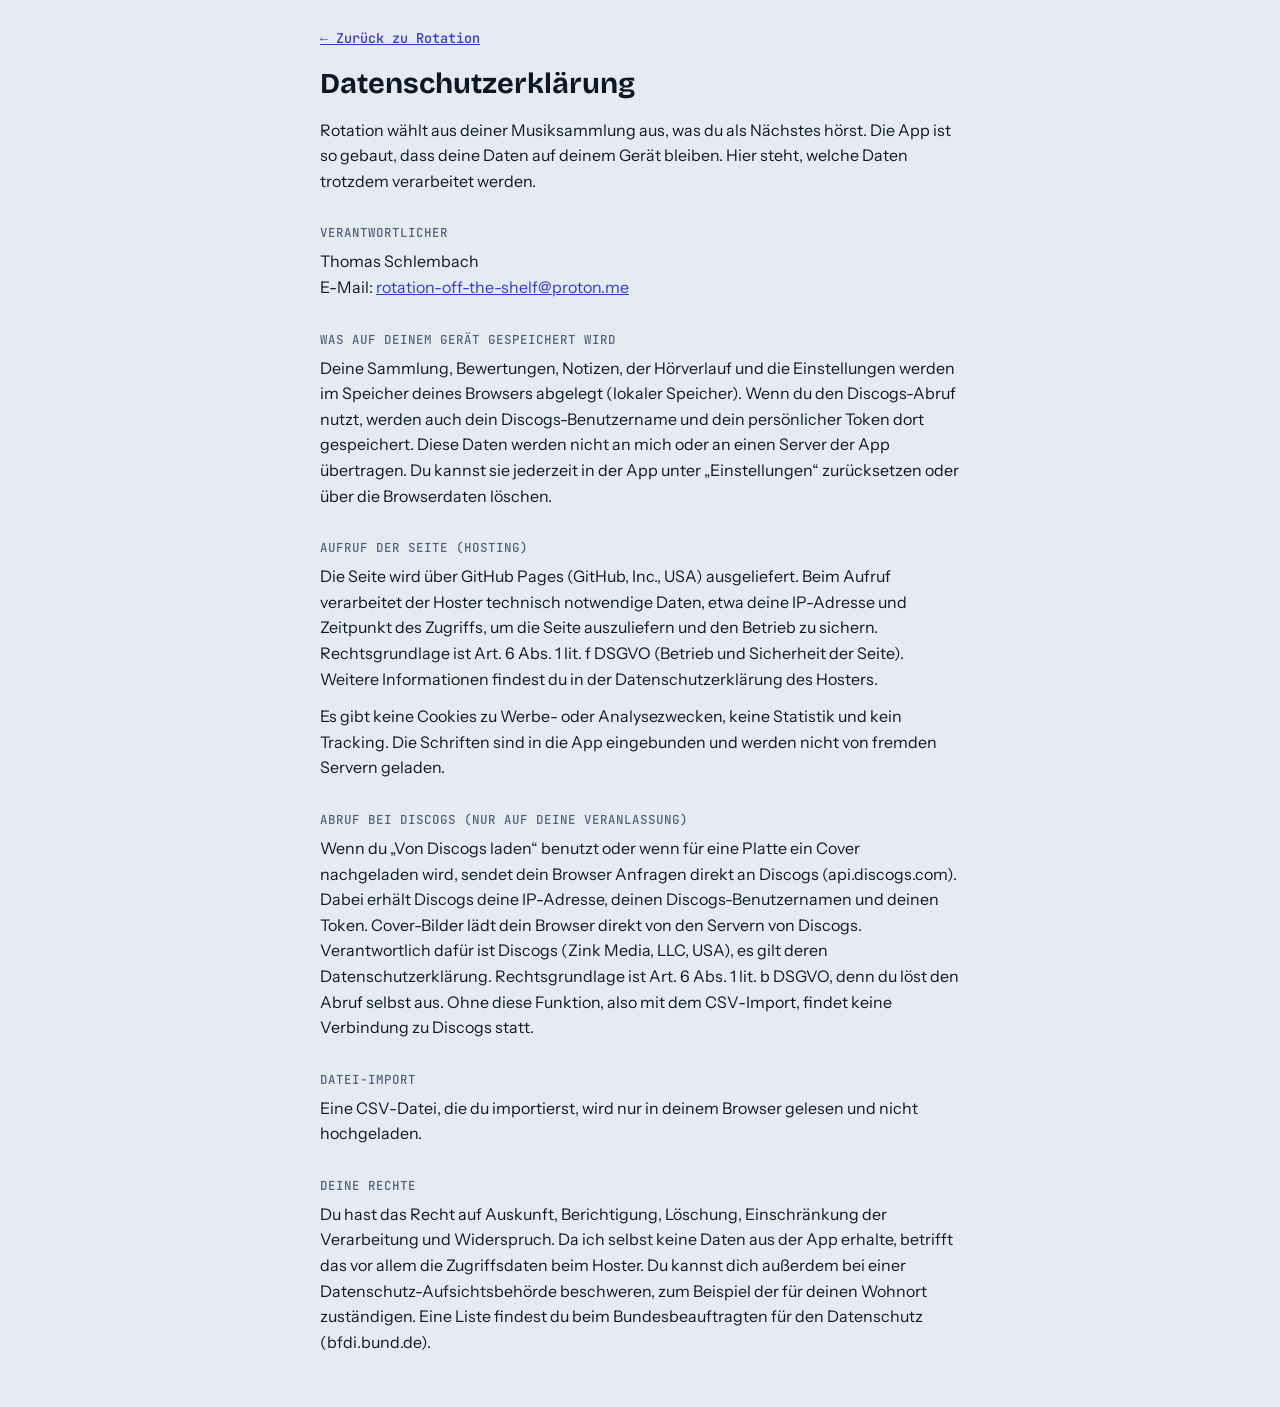
<file: datenschutz.html>
<!doctype html>
<html lang="de">
<head>
<meta charset="utf-8">
<meta name="viewport" content="width=device-width, initial-scale=1, viewport-fit=cover">
<meta name="color-scheme" content="light dark">
<meta name="robots" content="noindex">
<title>Datenschutz – Rotation</title>
<link rel="stylesheet" href="fonts.css">
<link rel="stylesheet" href="legal.css">
</head>
<body>
<main>
  <a class="back" href="./">← Zurück zu Rotation</a>
  <h1>Datenschutzerklärung</h1>

  <p>Rotation wählt aus deiner Musiksammlung aus, was du als Nächstes hörst. Die App ist so gebaut, dass deine Daten auf deinem Gerät bleiben. Hier steht, welche Daten trotzdem verarbeitet werden.</p>

  <h2>Verantwortlicher</h2>
  <p>Thomas Schlembach<br>
  E-Mail: <a href="mailto:rotation-off-the-shelf@proton.me">rotation-off-the-shelf@proton.me</a></p>

  <h2>Was auf deinem Gerät gespeichert wird</h2>
  <p>Deine Sammlung, Bewertungen, Notizen, der Hörverlauf und die Einstellungen werden im Speicher deines Browsers abgelegt (lokaler Speicher). Wenn du den Discogs-Abruf nutzt, werden auch dein Discogs-Benutzername und dein persönlicher Token dort gespeichert. Diese Daten werden nicht an mich oder an einen Server der App übertragen. Du kannst sie jederzeit in der App unter „Einstellungen“ zurücksetzen oder über die Browserdaten löschen.</p>

  <h2>Aufruf der Seite (Hosting)</h2>
  <p>Die Seite wird über GitHub Pages (GitHub, Inc., USA) ausgeliefert. Beim Aufruf verarbeitet der Hoster technisch notwendige Daten, etwa deine IP-Adresse und Zeitpunkt des Zugriffs, um die Seite auszuliefern und den Betrieb zu sichern. Rechtsgrundlage ist Art. 6 Abs. 1 lit. f DSGVO (Betrieb und Sicherheit der Seite). Weitere Informationen findest du in der Datenschutzerklärung des Hosters.</p>
  <p>Es gibt keine Cookies zu Werbe- oder Analysezwecken, keine Statistik und kein Tracking. Die Schriften sind in die App eingebunden und werden nicht von fremden Servern geladen.</p>

  <h2>Abruf bei Discogs (nur auf deine Veranlassung)</h2>
  <p>Wenn du „Von Discogs laden“ benutzt oder wenn für eine Platte ein Cover nachgeladen wird, sendet dein Browser Anfragen direkt an Discogs (api.discogs.com). Dabei erhält Discogs deine IP-Adresse, deinen Discogs-Benutzernamen und deinen Token. Cover-Bilder lädt dein Browser direkt von den Servern von Discogs. Verantwortlich dafür ist Discogs (Zink Media, LLC, USA), es gilt deren Datenschutzerklärung. Rechtsgrundlage ist Art. 6 Abs. 1 lit. b DSGVO, denn du löst den Abruf selbst aus. Ohne diese Funktion, also mit dem CSV-Import, findet keine Verbindung zu Discogs statt.</p>

  <h2>Datei-Import</h2>
  <p>Eine CSV-Datei, die du importierst, wird nur in deinem Browser gelesen und nicht hochgeladen.</p>

  <h2>Deine Rechte</h2>
  <p>Du hast das Recht auf Auskunft, Berichtigung, Löschung, Einschränkung der Verarbeitung und Widerspruch. Da ich selbst keine Daten aus der App erhalte, betrifft das vor allem die Zugriffsdaten beim Hoster. Du kannst dich außerdem bei einer Datenschutz-Aufsichtsbehörde beschweren, zum Beispiel der für deinen Wohnort zuständigen. Eine Liste findest du beim Bundesbeauftragten für den Datenschutz (bfdi.bund.de).</p>

</main>
</body>
</html>
</file>
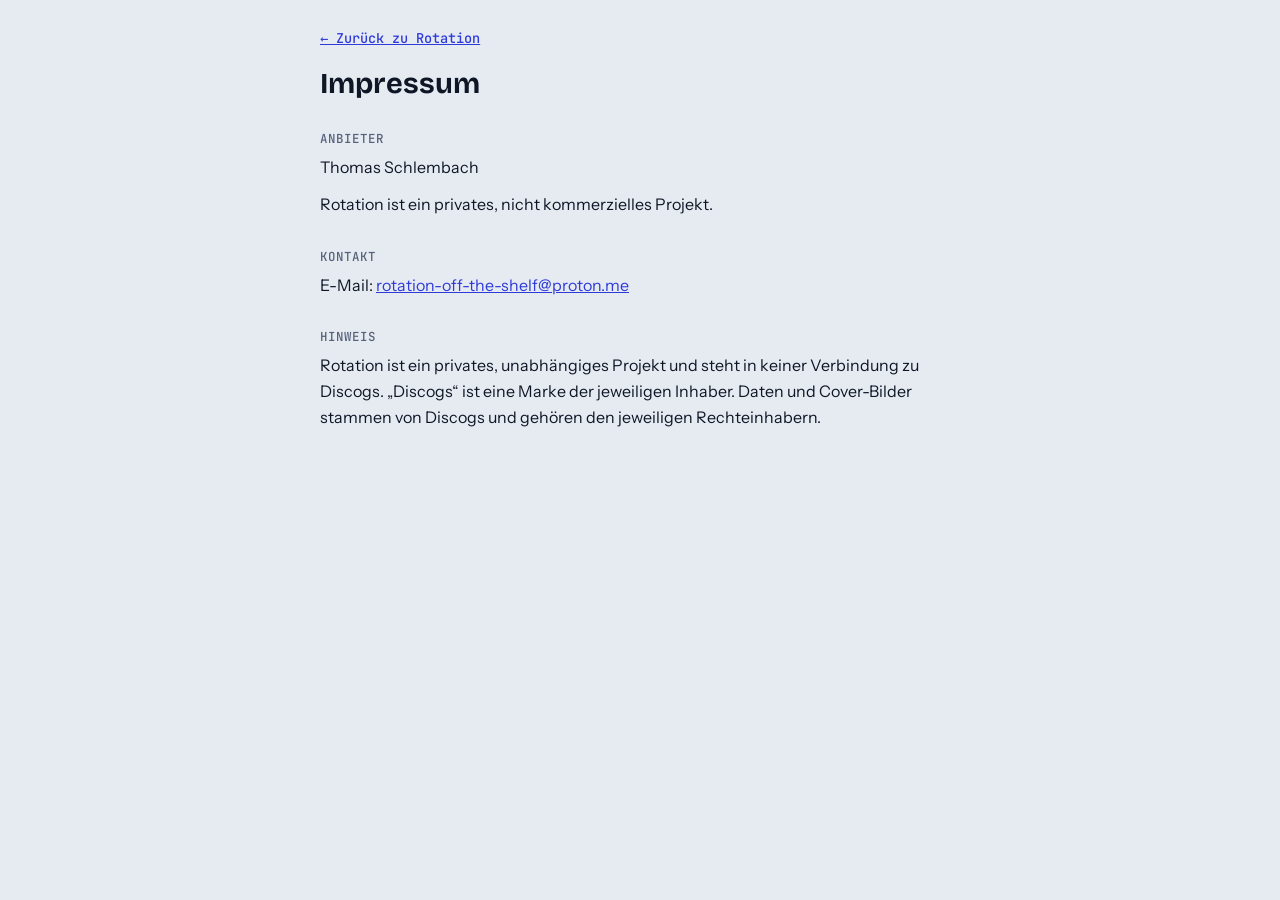
<file: impressum.html>
<!doctype html>
<html lang="de">
<head>
<meta charset="utf-8">
<meta name="viewport" content="width=device-width, initial-scale=1, viewport-fit=cover">
<meta name="color-scheme" content="light dark">
<meta name="robots" content="noindex">
<title>Impressum – Rotation</title>
<link rel="stylesheet" href="fonts.css">
<link rel="stylesheet" href="legal.css">
</head>
<body>
<main>
  <a class="back" href="./">← Zurück zu Rotation</a>
  <h1>Impressum</h1>

  <h2>Anbieter</h2>
  <p>Thomas Schlembach</p>
  <p>Rotation ist ein privates, nicht kommerzielles Projekt.</p>

  <h2>Kontakt</h2>
  <p>E-Mail: <a href="mailto:rotation-off-the-shelf@proton.me">rotation-off-the-shelf@proton.me</a></p>

  <h2>Hinweis</h2>
  <p>Rotation ist ein privates, unabhängiges Projekt und steht in keiner Verbindung zu Discogs. „Discogs“ ist eine Marke der jeweiligen Inhaber. Daten und Cover-Bilder stammen von Discogs und gehören den jeweiligen Rechteinhabern.</p>

</main>
</body>
</html>
</file>
<file: fonts.css>
/* Schriften lokal eingebunden (SIL Open Font License, siehe Ordner fonts). Es werden keine Schriften von Google geladen. */
@font-face{font-family:'Bricolage Grotesque';font-style:normal;font-weight:700;font-display:swap;src:url(fonts/bricolage-grotesque-latin-700-normal.woff2) format('woff2')}
@font-face{font-family:'Instrument Sans';font-style:normal;font-weight:400;font-display:swap;src:url(fonts/instrument-sans-latin-400-normal.woff2) format('woff2')}
@font-face{font-family:'Instrument Sans';font-style:normal;font-weight:500;font-display:swap;src:url(fonts/instrument-sans-latin-500-normal.woff2) format('woff2')}
@font-face{font-family:'Instrument Sans';font-style:normal;font-weight:600;font-display:swap;src:url(fonts/instrument-sans-latin-600-normal.woff2) format('woff2')}
@font-face{font-family:'JetBrains Mono';font-style:normal;font-weight:400;font-display:swap;src:url(fonts/jetbrains-mono-latin-400-normal.woff2) format('woff2')}
@font-face{font-family:'JetBrains Mono';font-style:normal;font-weight:500;font-display:swap;src:url(fonts/jetbrains-mono-latin-500-normal.woff2) format('woff2')}
</file>
<file: legal.css>
/* Gemeinsame Gestaltung für Impressum und Datenschutz */
:root{--bg:#E6EBF2;--surface:#F4F7FB;--ink:#0F1726;--muted:#56627A;--line:#C9D2E0;--accent:#2F3BD9;--warn:#FFF1B8;--warn-ink:#4A3B00;color-scheme:light}
@media (prefers-color-scheme: dark){:root:not([data-theme="light"]){--bg:#0C1220;--surface:#141C2E;--ink:#E7ECF6;--muted:#9AA6BF;--line:#26324A;--accent:#8C95FF;--warn:#4A3B00;--warn-ink:#FFF1B8;color-scheme:dark}}
:root[data-theme="dark"]{--bg:#0C1220;--surface:#141C2E;--ink:#E7ECF6;--muted:#9AA6BF;--line:#26324A;--accent:#8C95FF;--warn:#4A3B00;--warn-ink:#FFF1B8;color-scheme:dark}
*{box-sizing:border-box}
body{margin:0;background:var(--bg);color:var(--ink);font:16px/1.6 'Instrument Sans',system-ui,-apple-system,'Segoe UI',sans-serif;
  padding-block:max(16px,env(safe-area-inset-top,0px)) calc(40px + env(safe-area-inset-bottom,0px));
  padding-left:max(16px,env(safe-area-inset-left,0px));padding-right:max(16px,env(safe-area-inset-right,0px))}
main{max-width:40rem;margin:0 auto}
a{color:var(--accent)}
.back{display:inline-flex;align-items:center;min-height:44px;font:500 .85rem 'JetBrains Mono',ui-monospace,Menlo,monospace}
h1{font:700 1.8rem/1.1 'Bricolage Grotesque','Helvetica Neue',Arial,sans-serif;margin:8px 0 18px}
h2{font:500 .78rem 'JetBrains Mono',ui-monospace,Menlo,monospace;letter-spacing:.08em;text-transform:uppercase;color:var(--muted);margin:30px 0 8px}
p,ul{margin:0 0 12px;overflow-wrap:anywhere}
ul{padding-left:1.2em}
.todo{background:var(--warn);color:var(--warn-ink);padding:1px 6px;border-radius:3px}
.draft{background:var(--surface);border:1px solid var(--line);border-radius:4px;padding:10px 12px;font-size:.9rem;color:var(--muted)}
</file>
